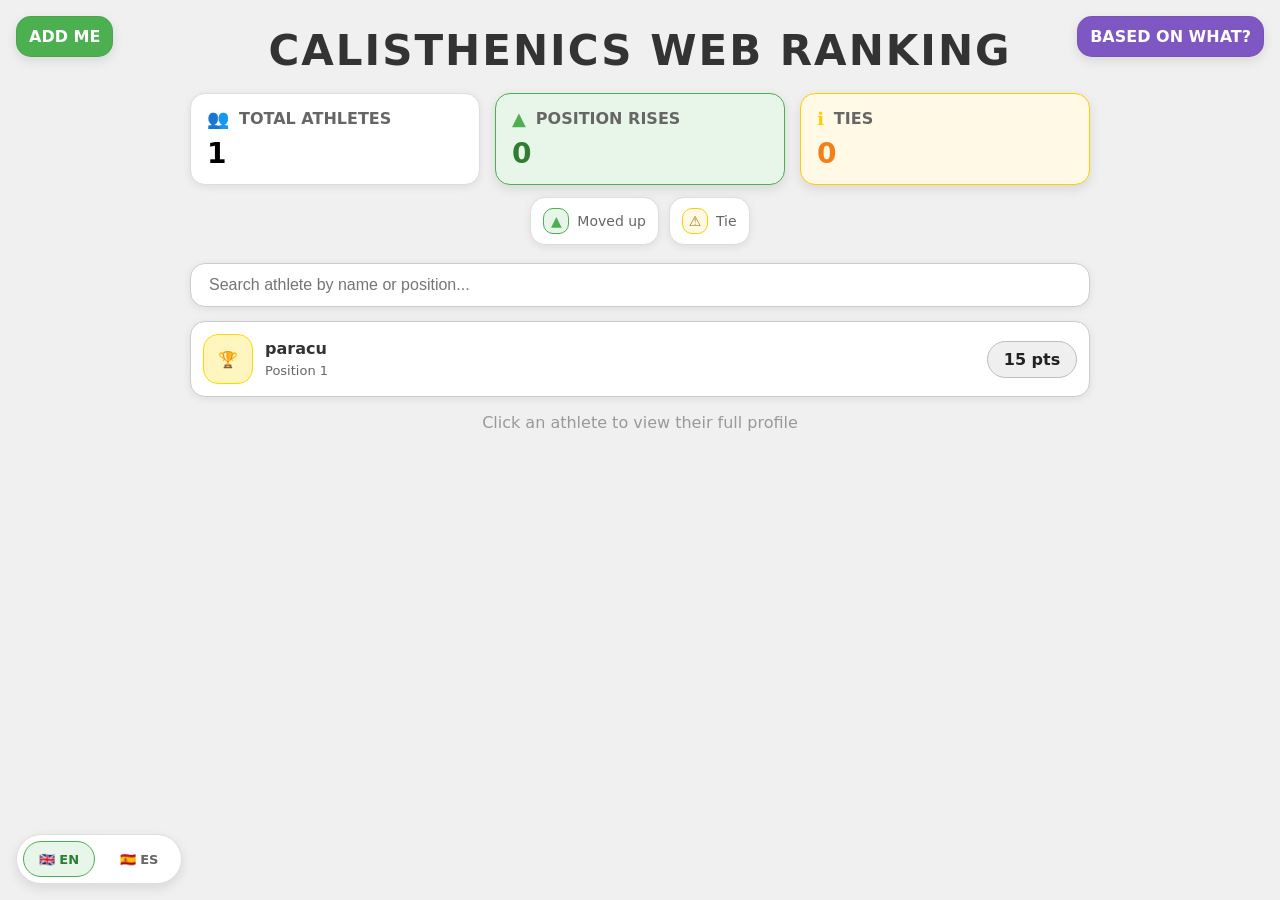
<file: index.html>
<!doctype html>
<html lang="en">
<head>
  <meta charset="utf-8" />
  <meta name="viewport" content="width=device-width, initial-scale=1" />
  <title>Calisthenics Ranked</title>
  <script>
    (function () {
      const lang = (navigator.language || "").toLowerCase();
      const target = lang.startsWith("es") ? "cc-es.html" : "cc.html";
      window.location.replace(target);
    })();
  </script>
  <noscript>
    <meta http-equiv="refresh" content="0; url=cc.html" />
  </noscript>
</head>
<body>
</body>
</html>
</file>
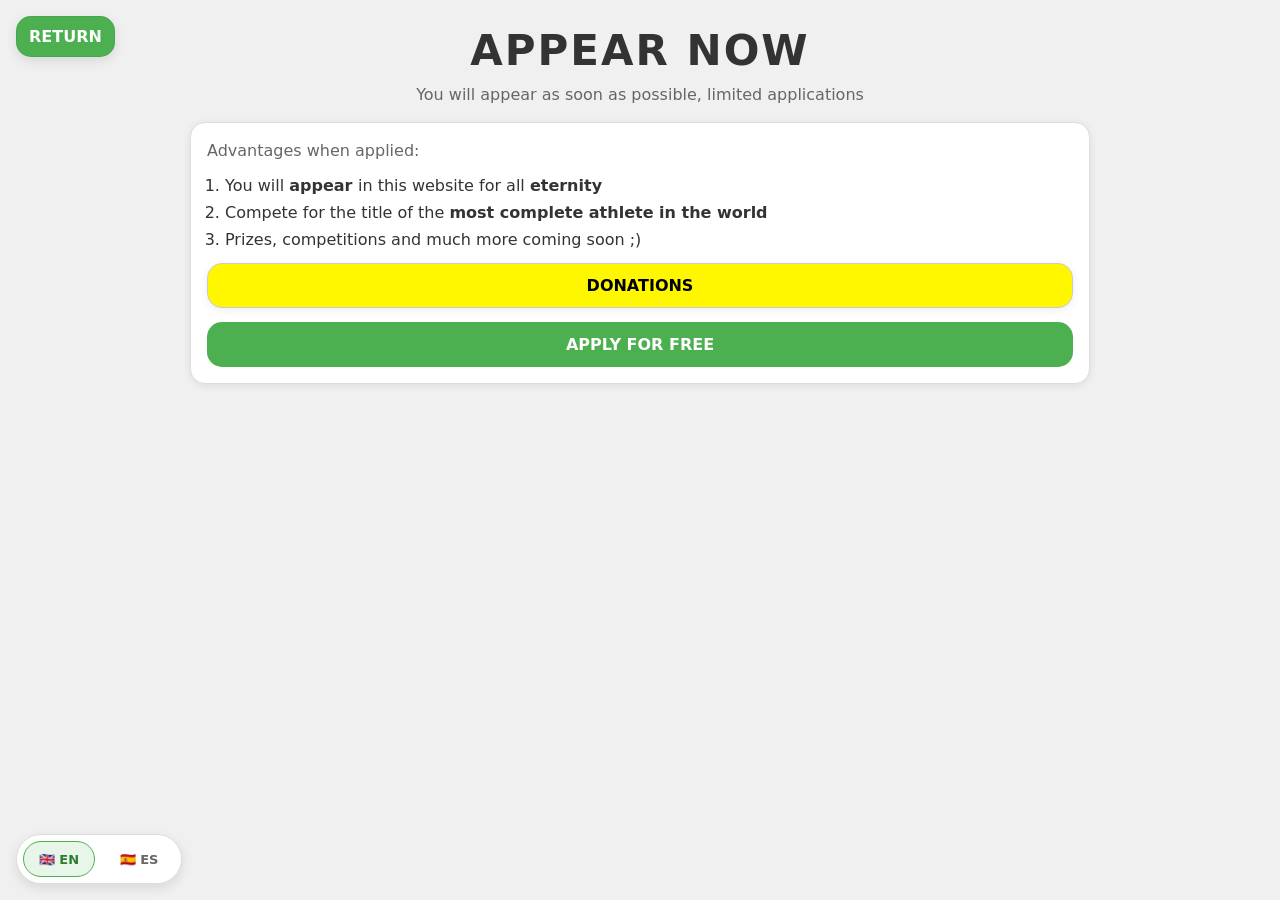
<file: addme/index.html>
<!doctype html>
<html lang="en">
<head>
  <meta charset="utf-8" />
  <meta name="viewport" content="width=device-width, initial-scale=1" />
  <title>ADD ME</title>

  <link rel="stylesheet" href="../styles.css" />
</head>
<body>
  <a class="corner-cta" href="../cc.html" aria-label="Back to ranking">
    RETURN
  </a>

  <main class="page">
    <section class="container" aria-label="Add me to the ranking">
      <header class="header">
        <h1 class="title">APPEAR NOW </h1>
        <p class="subtitle">You will appear as soon as possible, limited applications</p>
      </header>

      <section class="landing-card" aria-label="Instructions">
        <p class="landing-text">
          Advantages when applied:
        </p>

        <ol class="steps">
          <li>You will <strong>appear </strong>in this website for all <strong>eternity</strong></li>
          <li>Compete for the title of the <strong>most complete athlete in the world</strong></li>
          <li>Prizes, competitions and much more coming soon ;)</li>
        </ol>

        <div class="payments" aria-label="Payment methods">
          <a class="btn btn--pay" href="https://gofund.me/dcc108c78" aria-label="Pay with Bizum">DONATIONS</a>
        </div>

        <a
          class="btn btn--send"
          href="https://docs.google.com/forms/d/e/1FAIpQLSc12-QFG4FrVBTi9l0qr7Bo9mBdblmaSxAsAqnwkVw9YL_dgQ/viewform?usp=header"
        >
          APPLY FOR FREE
        </a>
      </section>

      <footer class="footer">
        
      </footer>
    </section>
  </main>

  <nav class="lang-switch" aria-label="Language switch">
    <a class="lang-switch__link lang-switch__link--active" href="index.html" lang="en" aria-current="page">🇬🇧 EN</a>
    <a class="lang-switch__link" href="index-es.html" lang="es">🇪🇸 ES</a>
  </nav>
</body>
</html>
</file>
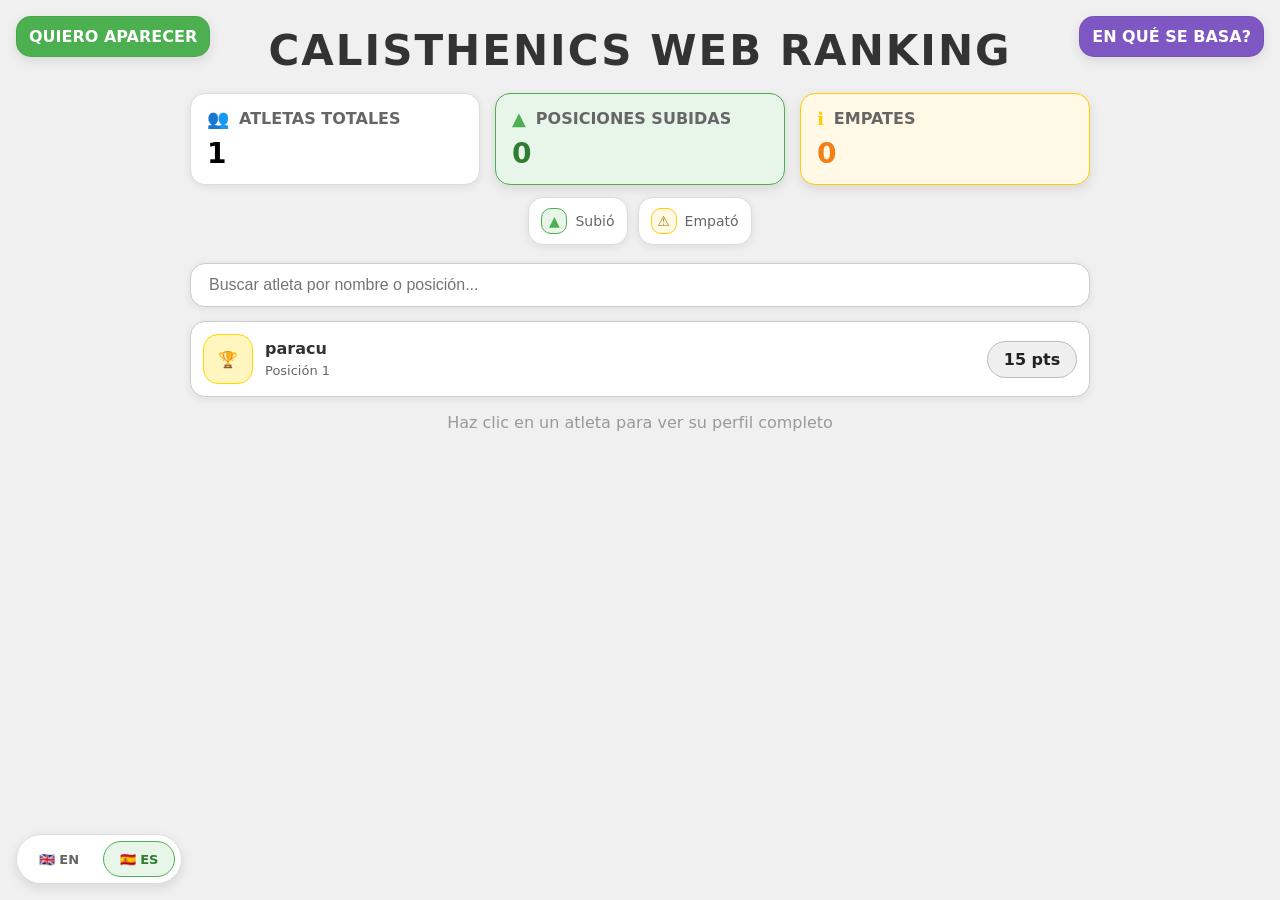
<file: es/index.html>
<!doctype html>
<html lang="es">
<head>
  <meta charset="utf-8" />
  <meta name="viewport" content="width=device-width, initial-scale=1" />
  <title>Calisthenics Ranked (ES)</title>
  <script>
    window.location.replace("../cc-es.html");
  </script>
  <noscript>
    <meta http-equiv="refresh" content="0; url=../cc-es.html" />
  </noscript>
</head>
<body>
</body>
</html>
</file>
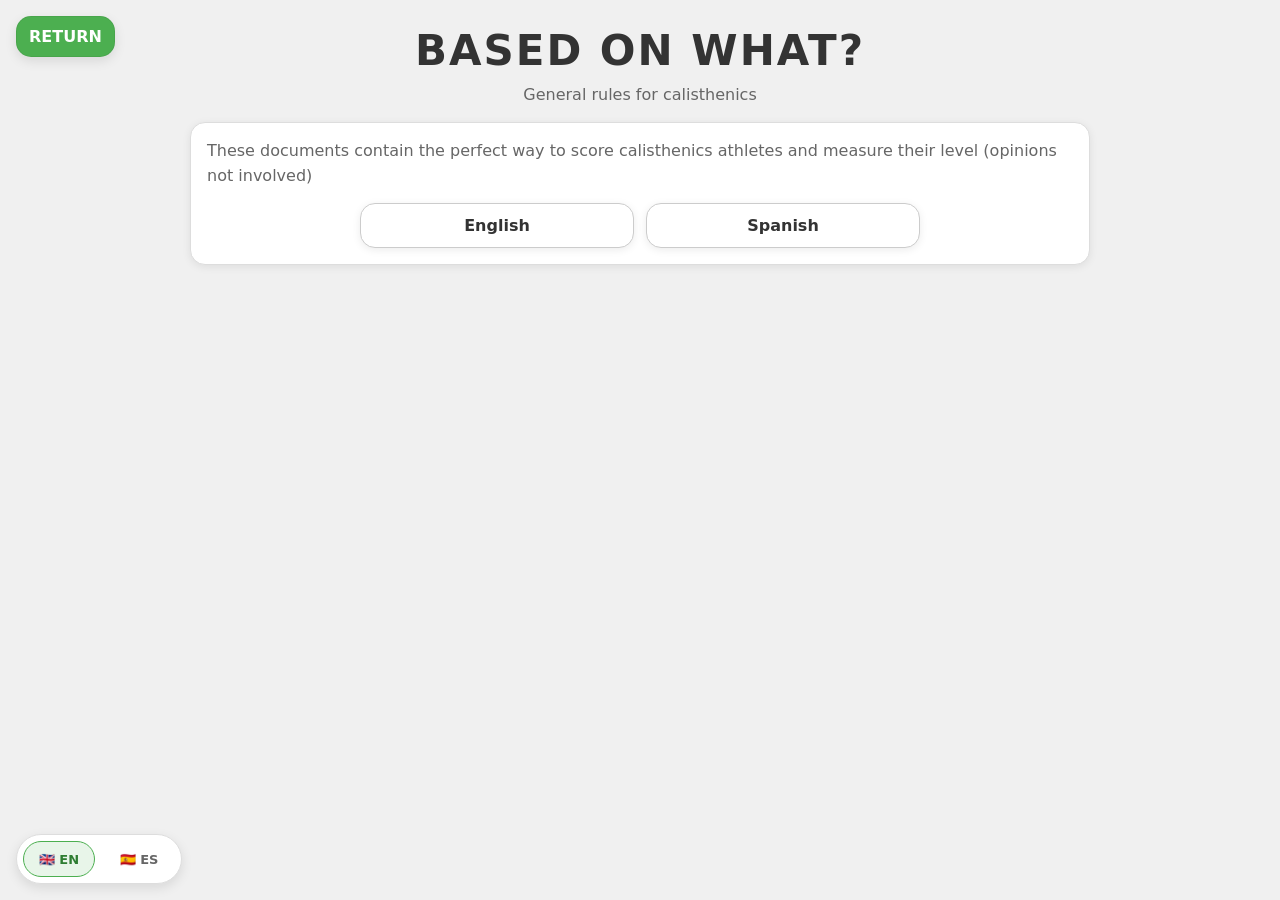
<file: regulations/index.html>
<!doctype html>
<html lang="en">
<head>
  <meta charset="utf-8" />
  <meta name="viewport" content="width=device-width, initial-scale=1" />
  <title>Regulations</title>

  <link rel="stylesheet" href="../styles.css" />
</head>
<body>
  <a class="corner-cta" href="../cc.html" aria-label="Back to ranking">RETURN</a>

  <main class="page">
    <section class="container" aria-label="Regulations">
      <header class="header">
        <h1 class="title">BASED ON WHAT?</h1>
        <p class="subtitle">General rules for calisthenics</p>
      </header>

      <section class="landing-card" aria-label="Explanation">
        <p class="landing-text">These documents contain the perfect way to score calisthenics athletes and measure their level (opinions not involved)</p>

        <div class="payments payments--docs" aria-label="Documents">
          <a class="btn btn--reg" href="https://docs.google.com/document/d/1ulM8mzWanaB4szMJo-u8r4vXQeGnmAFhQbMkypOY08U/edit?usp=sharing" target="_blank" rel="noopener noreferrer" aria-label="Regulations English">English</a>
          <a class="btn btn--reg" href="https://docs.google.com/document/d/1w-Zx_licUIhKUL4dwsx_72VTUECCIeczHAZx9c1nqBg/edit?usp=sharing" target="_blank" rel="noopener noreferrer" aria-label="Spanish regulations">Spanish</a>
        </div>
      </section>

      <footer class="footer">
        
      </footer>
    </section>
  </main>

  <nav class="lang-switch" aria-label="Language switch">
    <a class="lang-switch__link lang-switch__link--active" href="index.html" lang="en" aria-current="page">🇬🇧 EN</a>
    <a class="lang-switch__link" href="index-es.html" lang="es">🇪🇸 ES</a>
  </nav>
</body>
</html>
</file>
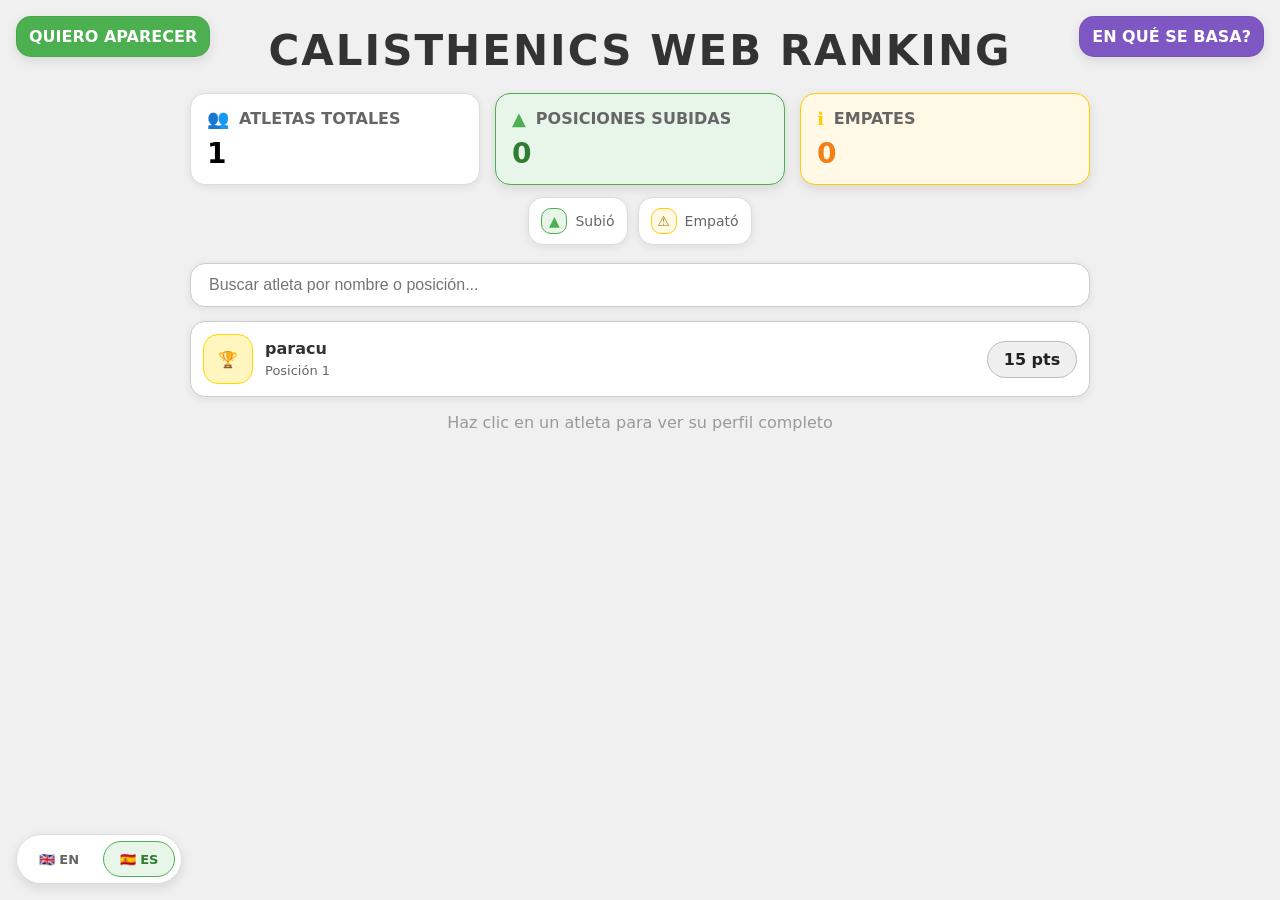
<file: cc-es.html>
<!doctype html>
<html lang="es">
<head>
  <meta charset="utf-8" />
  <meta name="viewport" content="width=device-width, initial-scale=1" />
  <title>CALISTHENICS</title>

  <link rel="stylesheet" href="styles.css" />
</head>
<body>
  <a class="corner-cta" href="addme/index-es.html" aria-label="Ir a añadirme">
    QUIERO APARECER
  </a>

  <a class="corner-cta corner-cta--right" href="regulations/index-es.html" aria-label="Ver reglamento">
    EN QUÉ SE BASA?
  </a>

  <main class="page">
    <section class="container" aria-label="Ranking de calistenia">
      <header class="header">
        <h1 class="title">CALISTHENICS WEB RANKING</h1>
        <p class="subtitle"></p>
      </header>

      <section class="stats" aria-label="Estadísticas">
        <article class="stat-card stat-card--neutral" aria-label="Total de atletas">
          <div class="stat-top">
            <span class="stat-icon" aria-hidden="true">👥</span>
            <span class="stat-label">ATLETAS TOTALES</span>
          </div>
          <div class="stat-value" id="statTotal">0</div>
        </article>

        <article class="stat-card stat-card--up" aria-label="Subidas de posición">
          <div class="stat-top">
            <span class="stat-icon stat-icon--up" aria-hidden="true">▲</span>
            <span class="stat-label">POSICIONES SUBIDAS</span>
          </div>
          <div class="stat-value stat-value--up" id="statUps">0</div>
        </article>

        <article class="stat-card stat-card--tie" aria-label="Número de empates">
          <div class="stat-top">
            <span class="stat-icon stat-icon--tie" aria-hidden="true">ℹ</span>
            <span class="stat-label">EMPATES</span>
          </div>
          <div class="stat-value stat-value--tie" id="statTies">0</div>
        </article>
      </section>

      <section class="legend" aria-label="Leyenda">
        <div class="legend-item"><span class="legend-badge legend-badge--up">▲</span> Subió</div>
        <div class="legend-item"><span class="legend-badge legend-badge--tie">⚠</span> Empató</div>
      </section>

      <section class="search" aria-label="Buscar">
        <input
          id="searchInput"
          class="search-input"
          type="text"
          inputmode="search"
          autocomplete="off"
          placeholder="Buscar atleta por nombre o posición..."
          aria-label="Buscar atleta por nombre o posición"
        />
      </section>

      <section class="list" aria-label="Lista de atletas">
        <div id="athletesList" class="athletes"></div>
      </section>

      <footer class="footer">
        Haz clic en un atleta para ver su perfil completo
      </footer>
    </section>
  </main>

  <div id="modalOverlay" class="modal-overlay" aria-hidden="true">
    <div class="modal" role="dialog" aria-modal="true" aria-label="Perfil del atleta">
      <header class="modal-header">
        <div id="modalTitle" class="modal-title">#1 - Atleta</div>
        <button id="modalClose" class="modal-close" type="button" aria-label="Cerrar">⏎</button>
      </header>

      <div class="modal-body">
        <div class="modal-hero">
          <img id="modalPhoto" class="modal-photo" alt="Foto del atleta" />
          <div class="modal-points">
            <div class="modal-points-label">PUNTOS</div>
            <div id="modalPoints" class="modal-points-value">0</div>
            <div class="modal-duration">
              <span class="modal-duration-label">DURACIÓN DEL VIDEO</span>
              <span id="modalDuration" class="modal-duration-value">—</span>
            </div>
          </div>
        </div>

        <div class="modal-actions">
          <a id="modalVideo" class="btn btn--video" href="#" target="_blank" rel="noopener noreferrer">
            VER VIDEO
          </a>
        </div>

        <div class="modal-actions modal-actions--secondary">
          <a id="modalAthleteInfo" class="btn btn--athlete-info" href="#" target="_blank" rel="noopener noreferrer">
            INFORMACIÓN DEL ATLETA
          </a>
        </div>
      </div>
    </div>
  </div>

  <nav class="lang-switch" aria-label="Cambiar idioma">
    <a class="lang-switch__link" href="cc.html" lang="en">🇬🇧 EN</a>
    <a class="lang-switch__link lang-switch__link--active" href="cc-es.html" lang="es" aria-current="page">🇪🇸 ES</a>
  </nav>

  <script src="script.js"></script>
</body>
</html>
</file>
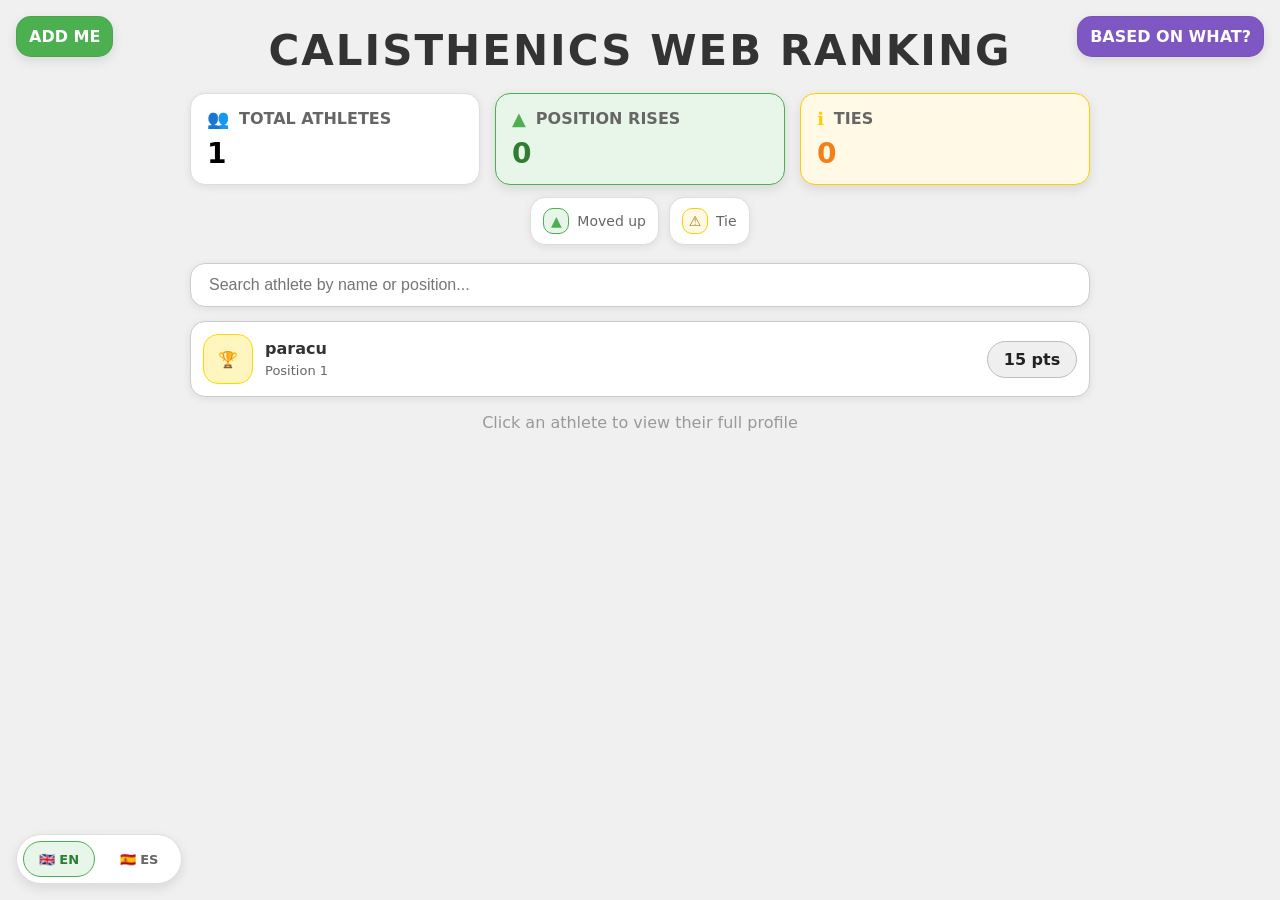
<file: cc.html>
<!doctype html>
<html lang="en">
<head>
  <meta charset="utf-8" />
  <meta name="viewport" content="width=device-width, initial-scale=1" />
  <title>CALISTHENICS</title>

  <link rel="stylesheet" href="styles.css" />
</head>
<body>
  <a class="corner-cta" href="addme/index.html" aria-label="Go to addme">
    ADD ME
  </a>

  <a class="corner-cta corner-cta--right" href="regulations/index.html" aria-label="View regulations">
    BASED ON WHAT?
  </a>

  <main class="page">
    <section class="container" aria-label="Calisthenics ranking">
      <header class="header">
        <h1 class="title">CALISTHENICS WEB RANKING</h1>
        <p class="subtitle"></p>
      </header>

      <section class="stats" aria-label="Statistics">
        <article class="stat-card stat-card--neutral" aria-label="Total athletes">
          <div class="stat-top">
            <span class="stat-icon" aria-hidden="true">👥</span>
            <span class="stat-label">TOTAL ATHLETES</span>
          </div>
          <div class="stat-value" id="statTotal">0</div>
        </article>

        <article class="stat-card stat-card--up" aria-label="Number of rises">
          <div class="stat-top">
            <span class="stat-icon stat-icon--up" aria-hidden="true">▲</span>
            <span class="stat-label">POSITION RISES</span>
          </div>
          <div class="stat-value stat-value--up" id="statUps">0</div>
        </article>

        <article class="stat-card stat-card--tie" aria-label="Number of ties">
          <div class="stat-top">
            <span class="stat-icon stat-icon--tie" aria-hidden="true">ℹ</span>
            <span class="stat-label">TIES</span>
          </div>
          <div class="stat-value stat-value--tie" id="statTies">0</div>
        </article>
      </section>

      <section class="legend" aria-label="Legend">
        <div class="legend-item"><span class="legend-badge legend-badge--up">▲</span> Moved up</div>
        <div class="legend-item"><span class="legend-badge legend-badge--tie">⚠</span> Tie</div>
      </section>

      <section class="search" aria-label="Search">
        <input
          id="searchInput"
          class="search-input"
          type="text"
          inputmode="search"
          autocomplete="off"
          placeholder="Search athlete by name or position..."
          aria-label="Search athlete by name or position"
        />
      </section>

      <section class="list" aria-label="Lista de atletas">
        <div id="athletesList" class="athletes"></div>
      </section>

      <footer class="footer">
        Click an athlete to view their full profile
      </footer>
    </section>
  </main>

  <div id="modalOverlay" class="modal-overlay" aria-hidden="true">
    <div class="modal" role="dialog" aria-modal="true" aria-label="Athlete profile">
      <header class="modal-header">
        <div id="modalTitle" class="modal-title">#1 - Athlete</div>
        <button id="modalClose" class="modal-close" type="button" aria-label="Close">⏎</button>
      </header>

      <div class="modal-body">
        <div class="modal-hero">
          <img id="modalPhoto" class="modal-photo" alt="Athlete photo" />
          <div class="modal-points">
            <div class="modal-points-label">POINTS</div>
            <div id="modalPoints" class="modal-points-value">0</div>
            <div class="modal-duration">
              <span class="modal-duration-label">VIDEO DURATION</span>
              <span id="modalDuration" class="modal-duration-value">—</span>
            </div>
          </div>
        </div>

        <div class="modal-actions">
          <a id="modalVideo" class="btn btn--video" href="#" target="_blank" rel="noopener noreferrer">
            WATCH VIDEO
          </a>
        </div>

        <div class="modal-actions modal-actions--secondary">
          <a id="modalAthleteInfo" class="btn btn--athlete-info" href="#" target="_blank" rel="noopener noreferrer">
            ATHLETE INFO
          </a>
        </div>
      </div>
    </div>
  </div>

  <nav class="lang-switch" aria-label="Language switch">
    <a class="lang-switch__link lang-switch__link--active" href="cc.html" lang="en" aria-current="page">🇬🇧 EN</a>
    <a class="lang-switch__link" href="cc-es.html" lang="es">🇪🇸 ES</a>
  </nav>

  <script src="script.js"></script>
</body>
</html>
</file>
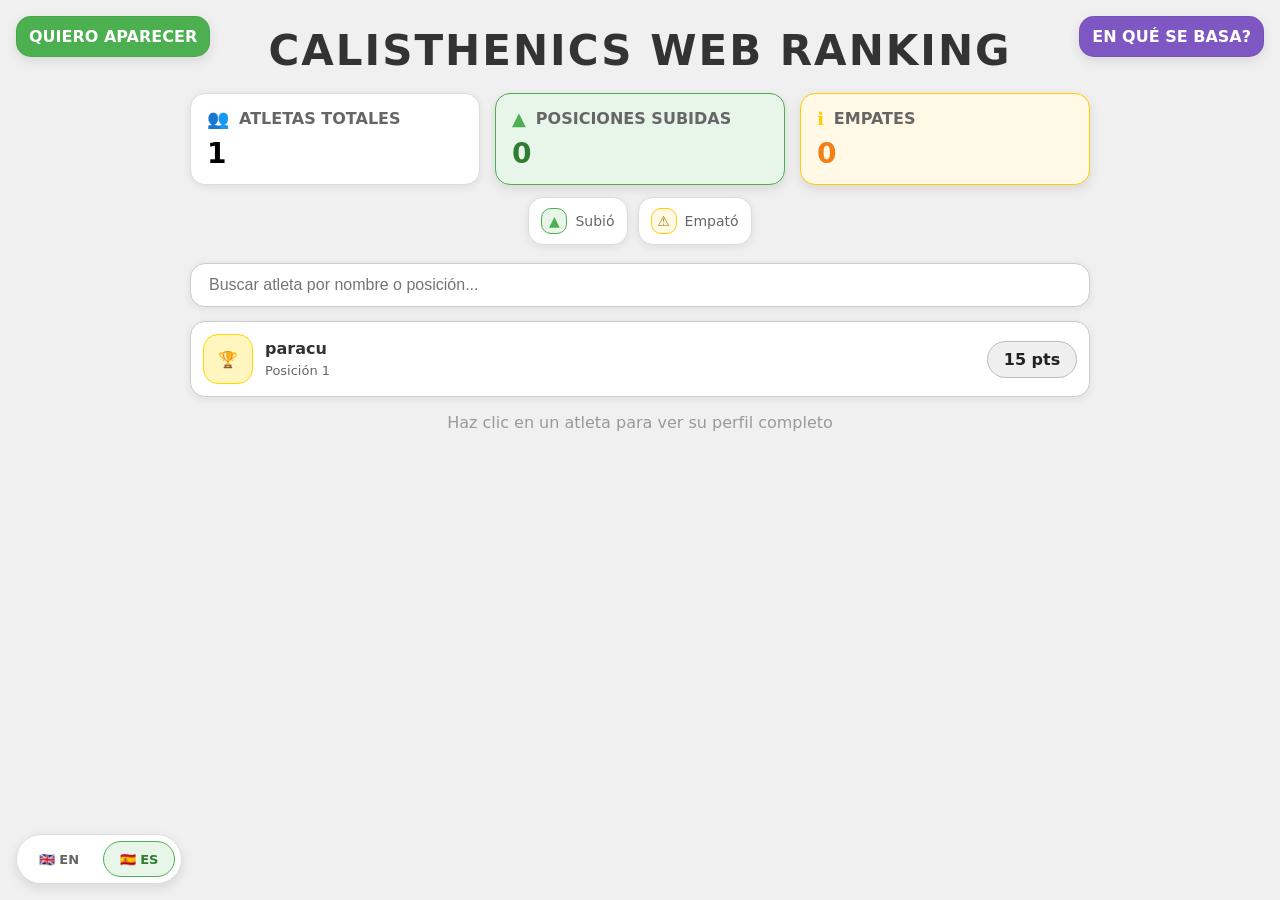
<file: ccespañol.html>
<!doctype html>
<html lang="es">
<head>
  <meta charset="utf-8" />
  <meta name="viewport" content="width=device-width, initial-scale=1" />
  <title>Redirigiendo...</title>
  <script>
    window.location.replace("cc-es.html");
  </script>
  <noscript>
    <meta http-equiv="refresh" content="0; url=cc-es.html" />
  </noscript>
</head>
<body>
</body>
</html>
</file>
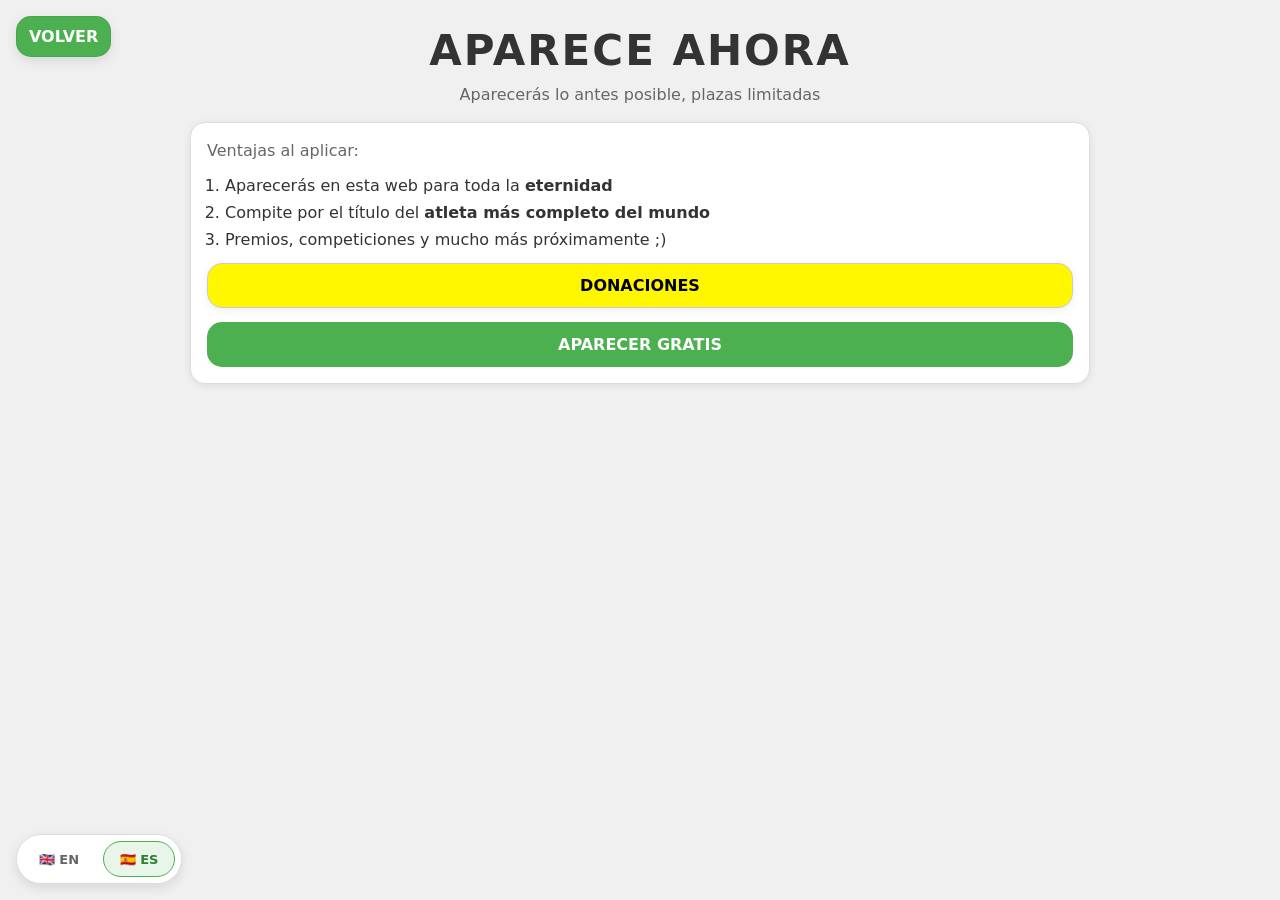
<file: addme/index-es.html>
<!doctype html>
<html lang="es">
<head>
  <meta charset="utf-8" />
  <meta name="viewport" content="width=device-width, initial-scale=1" />
  <title>AÑÁDEME</title>

  <link rel="stylesheet" href="../styles.css" />
</head>
<body>
  <a class="corner-cta" href="../cc-es.html" aria-label="Volver al ranking">
    VOLVER
  </a>

  <main class="page">
    <section class="container" aria-label="Añadirme al ranking">
      <header class="header">
        <h1 class="title">APARECE AHORA</h1>
        <p class="subtitle">Aparecerás lo antes posible, plazas limitadas</p>
      </header>

      <section class="landing-card" aria-label="Instrucciones">
        <p class="landing-text">
          Ventajas al aplicar:
        </p>

        <ol class="steps">
          <li>Aparecerás en esta web para toda la <strong>eternidad</strong></li>
          <li>Compite por el título del <strong>atleta más completo del mundo</strong></li>
          <li>Premios, competiciones y mucho más próximamente ;)</li>
        </ol>

        <div class="payments" aria-label="Métodos de pago">
          <a class="btn btn--pay" href="https://gofund.me/dcc108c78" aria-label="Donaciones">DONACIONES</a>
        </div>

        <a
          class="btn btn--send"
          href="https://docs.google.com/forms/d/e/1FAIpQLSc12-QFG4FrVBTi9l0qr7Bo9mBdblmaSxAsAqnwkVw9YL_dgQ/viewform?usp=header"
        >
          APARECER GRATIS
        </a>
      </section>

      <footer class="footer">
        
      </footer>
    </section>
  </main>

  <nav class="lang-switch" aria-label="Cambiar idioma">
    <a class="lang-switch__link" href="index.html" lang="en">🇬🇧 EN</a>
    <a class="lang-switch__link lang-switch__link--active" href="index-es.html" lang="es" aria-current="page">🇪🇸 ES</a>
  </nav>
</body>
</html>
</file>
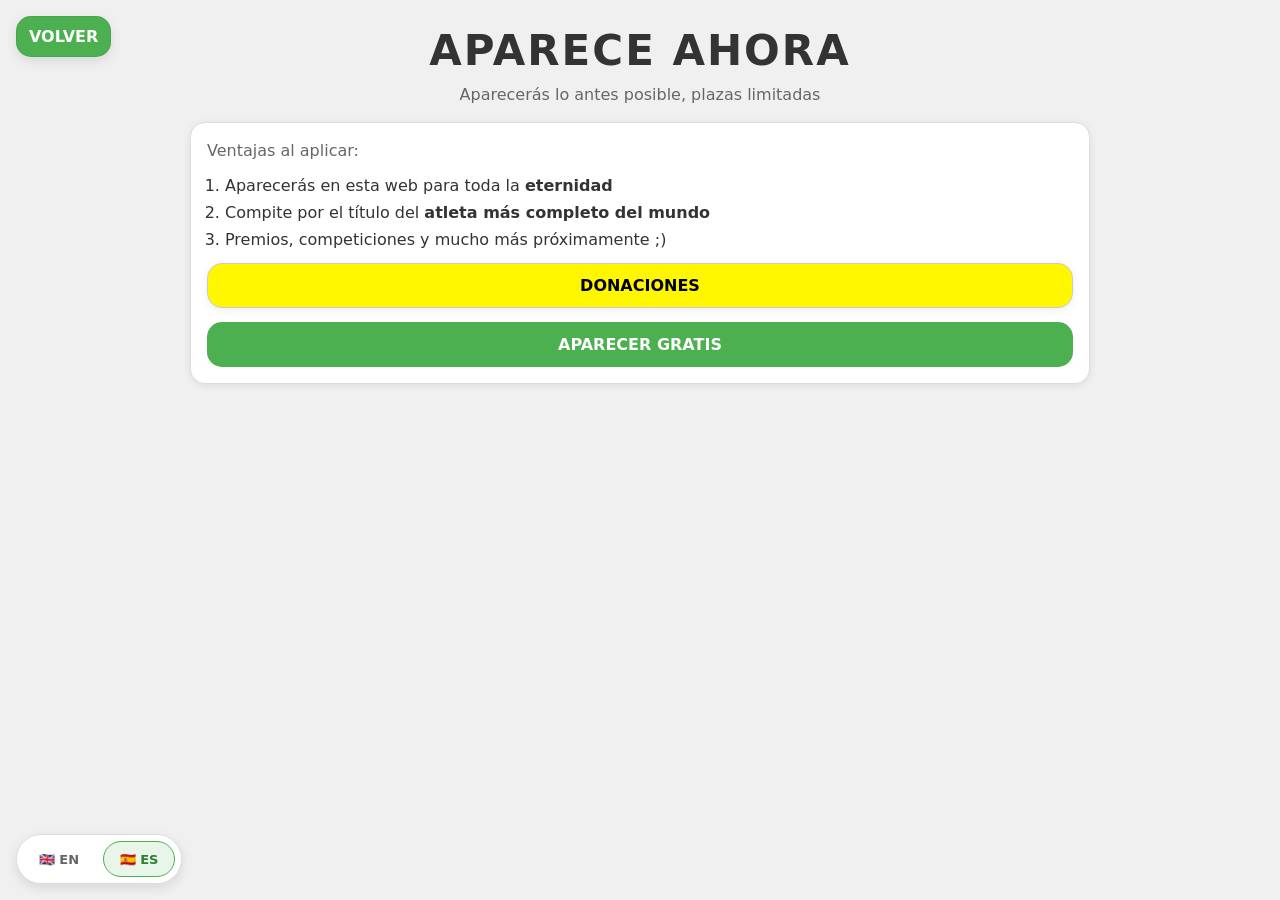
<file: addme/indexespañol.html>
<!doctype html>
<html lang="es">
<head>
  <meta charset="utf-8" />
  <meta name="viewport" content="width=device-width, initial-scale=1" />
  <title>Redirigiendo...</title>
  <script>
    window.location.replace("index-es.html");
  </script>
  <noscript>
    <meta http-equiv="refresh" content="0; url=index-es.html" />
  </noscript>
</head>
<body>
</body>
</html>
</file>
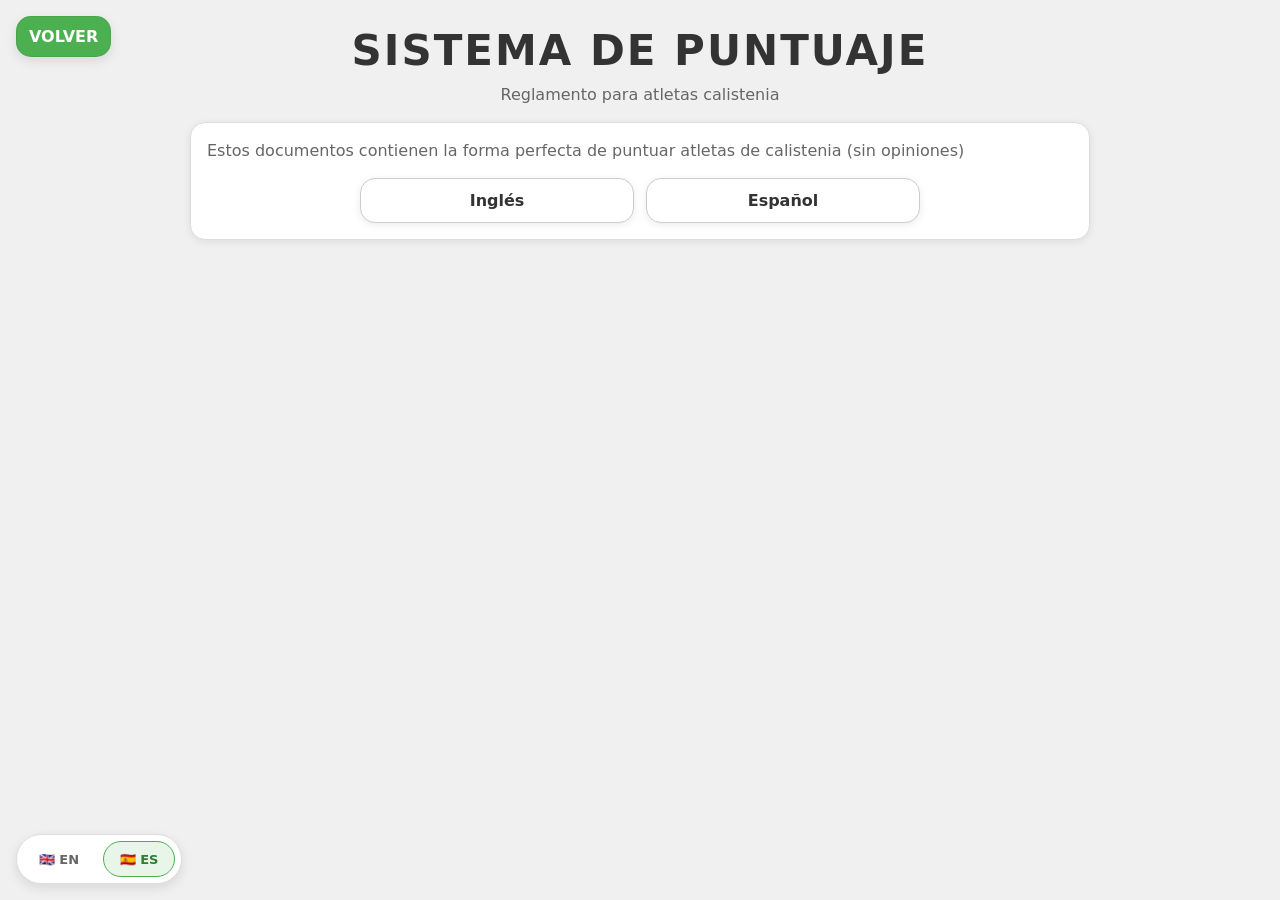
<file: regulations/index-es.html>
<!doctype html>
<html lang="es">
<head>
  <meta charset="utf-8" />
  <meta name="viewport" content="width=device-width, initial-scale=1" />
  <title>Reglamento</title>

  <link rel="stylesheet" href="../styles.css" />
</head>
<body>
  <a class="corner-cta" href="../cc-es.html" aria-label="Volver al ranking">VOLVER</a>

  <main class="page">
    <section class="container" aria-label="Reglamento">
      <header class="header">
        <h1 class="title">SISTEMA DE PUNTUAJE</h1>
        <p class="subtitle">Reglamento para atletas calistenia</p>
      </header>

      <section class="landing-card" aria-label="Explicación">
        <p class="landing-text">Estos documentos contienen la forma perfecta de puntuar atletas de calistenia (sin opiniones)</p>

        <div class="payments payments--docs" aria-label="Documentos">
          <a class="btn btn--reg" href="https://docs.google.com/document/d/1ulM8mzWanaB4szMJo-u8r4vXQeGnmAFhQbMkypOY08U/edit?usp=sharing" target="_blank" rel="noopener noreferrer" aria-label="Reglamento en inglés">Inglés</a>
          <a class="btn btn--reg" href="https://docs.google.com/document/d/1w-Zx_licUIhKUL4dwsx_72VTUECCIeczHAZx9c1nqBg/edit?usp=sharing" target="_blank" rel="noopener noreferrer" aria-label="Reglamento en español">Español</a>
        </div>
      </section>

      <footer class="footer">
        
      </footer>
    </section>
  </main>

  <nav class="lang-switch" aria-label="Cambiar idioma">
    <a class="lang-switch__link" href="index.html" lang="en">🇬🇧 EN</a>
    <a class="lang-switch__link lang-switch__link--active" href="index-es.html" lang="es" aria-current="page">🇪🇸 ES</a>
  </nav>
</body>
</html>
</file>
<file: styles.css>
/*
  ESTILOS GENERALES
  - Diseño limpio y moderno
  - Paleta y espaciados según especificación
*/

:root {
  color-scheme: light;

  --bg: #f0f0f0;
  --card: #ffffff;
  --border: #ccc;
  --border-soft: #ddd;

  --text: #333;
  --text-2: #666;
  --text-3: #999;

  --up: #4CAF50;
  --up-bg: #e8f5e9;
  --up-dark: #2e7d32;

  --tie: #FFCC00;
  --tie-bg: #fff9e6;
  --tie-dark: #f57f17;

  --gold: #FFD700;
  --silver: #C0C0C0;
  --bronze: #CD7F32;

  --danger: #ff4444;
  --danger-hover: #cc0000;

  --ig: #E1306C;
  --yt: #FF0000;
  --tt: #000000;

  --accent-tie-text: #a47f00;
  --stat-value-neutral: #000;
  --rank-badge-fg: #111;
  --rank-badge-bg: #fff;
  --points-badge-bg: #f7f7f7;
  --points-badge-normal-bg: #efefef;
  --points-badge-normal-text: #222;
  --points-badge-normal-border: #bdbdbd;
  --modal-header-bg: #f5f5f5;
  --photo-bg: #fafafa;
  --pay-bg: #ffffff;
  --pay-hover-bg: #f8f8f8;
  --corner-cta-border: rgba(0,0,0,0.06);

  --radius: 15px;
  --shadow: 0 2px 8px rgba(0,0,0,0.08);
  --shadow-strong: 0 4px 12px rgba(0,0,0,0.10);
}

@media (prefers-color-scheme: dark) {
  :root {
    color-scheme: dark;

    --bg: #0f1115;
    --card: #1a1d24;
    --border: #343946;
    --border-soft: #2c313d;

    --text: #e8ecf3;
    --text-2: #b6bcc9;
    --text-3: #8a90a1;

    --up-bg: #16241b;
    --up-dark: #8ed995;
    --tie-bg: #2a2516;
    --tie-dark: #ffd466;

    --accent-tie-text: #f0c556;
    --stat-value-neutral: #f4f7ff;
    --rank-badge-fg: #e8ecf3;
    --rank-badge-bg: #20242d;
    --points-badge-bg: #232833;
    --points-badge-normal-bg: #1f242e;
    --points-badge-normal-text: #d7dce8;
    --points-badge-normal-border: #3a4050;
    --modal-header-bg: #202530;
    --photo-bg: #151921;
    --pay-bg: #242a35;
    --pay-hover-bg: #2a3140;
    --corner-cta-border: rgba(255,255,255,0.12);

    --shadow: 0 2px 10px rgba(0,0,0,0.35);
    --shadow-strong: 0 6px 18px rgba(0,0,0,0.45);
  }
}

* { box-sizing: border-box; }

body {
  margin: 0;
  font-family: system-ui, -apple-system, Segoe UI, Roboto, Arial, sans-serif;
  background: var(--bg);
  color: var(--text);
  min-height: 100svh;
}

.page {
  padding: 20px;
}

.container {
  max-width: 900px;
  margin: 0 auto;
}

/* CABECERA */
.header {
  text-align: center;
  margin: 6px 0 18px;
}

.title {
  margin: 0;
  font-size: 42px;
  font-weight: 800;
  text-transform: uppercase;
  letter-spacing: 2px; /* tracking 2px */
}

.subtitle {
  margin: 10px 0 0;
  color: var(--text-2);
}

/* TARJETAS DE ESTADÍSTICAS */
.stats {
  display: grid;
  grid-template-columns: repeat(3, 1fr);
  gap: 15px;
  margin: 18px 0 12px;
}

.stat-card {
  background: var(--card);
  border: 1px solid var(--border-soft);
  border-radius: var(--radius);
  box-shadow: var(--shadow);
  padding: 14px 16px;
}

.stat-card--up {
  background: var(--up-bg);
  border-color: var(--up);
  box-shadow: var(--shadow-strong);
}

.stat-card--tie {
  background: var(--tie-bg);
  border-color: var(--tie);
  box-shadow: var(--shadow-strong);
}

.stat-top {
  display: flex;
  align-items: center;
  gap: 10px;
  margin-bottom: 8px;
}

.stat-icon {
  font-size: 18px;
  color: var(--text-2);
}

.stat-icon--up { color: var(--up); }
.stat-icon--tie { color: var(--tie); }

.stat-label {
  color: var(--text-2);
  font-weight: 600;
}

.stat-value {
  font-size: 28px;
  font-weight: 800;
  color: var(--stat-value-neutral);
}

.stat-value--up { color: var(--up-dark); }
.stat-value--tie { color: var(--tie-dark); }

/* LEYENDA */
.legend {
  display: flex;
  gap: 10px;
  flex-wrap: wrap;
  justify-content: center;
  margin: 10px 0 18px;
}

.legend-item {
  background: var(--card);
  border: 1px solid var(--border-soft);
  border-radius: var(--radius);
  box-shadow: var(--shadow);
  padding: 10px 12px;
  color: var(--text-2);
  font-size: 14px;
  display: inline-flex;
  align-items: center;
  gap: 8px;
}

.legend-badge {
  width: 26px;
  height: 26px;
  border-radius: 10px;
  display: grid;
  place-items: center;
  font-weight: 900;
}

.legend-badge--up {
  background: var(--up-bg);
  border: 1px solid var(--up);
  color: var(--up);
}

.legend-badge--tie {
  background: var(--tie-bg);
  border: 1px solid var(--tie);
  color: var(--accent-tie-text);
}

/* BUSCADOR */
.search {
  margin: 8px 0 14px;
}

.search-input {
  width: 100%;
  padding: 12px 18px;
  border-radius: var(--radius);
  border: 1px solid var(--border);
  outline: none;
  background: var(--card);
  box-shadow: var(--shadow);
  font-size: 16px;
}

.search-input:focus {
  border-color: var(--up);
  box-shadow: 0 0 0 4px rgba(76,175,80,0.18);
}

/* LISTA DE ATLETAS */
.athletes {
  display: grid;
  gap: 12px;
}

.athlete-card {
  background: var(--card);
  border: 1px solid var(--border);
  border-radius: var(--radius);
  box-shadow: var(--shadow);
  padding: 12px 12px;
  display: grid;
  grid-template-columns: 50px 1fr auto;
  gap: 12px;
  align-items: center;
  cursor: pointer;
  transition: transform 0.2s ease, box-shadow 0.2s ease, background-color 0.2s ease, border-color 0.2s ease;
}

/* Hover sutil solo en punteros finos (evita efectos raros en móvil táctil) */
@media (hover: hover) and (pointer: fine) {
  .athlete-card:hover {
    transform: translateY(-2px);
    box-shadow: var(--shadow-strong);
  }
}

/* Estados de tarjeta (sube / empate) */
.athlete-card--up {
  background: var(--up-bg);
  border-color: var(--up);
  box-shadow: var(--shadow-strong);
}

.athlete-card--tie {
  background: var(--tie-bg);
  border-color: var(--tie);
  box-shadow: var(--shadow-strong);
}

/* Badge izquierdo: top3 o #posición */
.rank-badge {
  width: 50px;
  height: 50px;
  border-radius: var(--radius);
  display: grid;
  place-items: center;
  font-weight: 900;
  color: var(--rank-badge-fg);
  border: 1px solid var(--border-soft);
  background: var(--rank-badge-bg);
}

.rank-badge--gold { background: rgba(255,215,0,0.25); border-color: var(--gold); }
.rank-badge--silver { background: rgba(192,192,192,0.25); border-color: var(--silver); }
.rank-badge--bronze { background: rgba(205,127,50,0.25); border-color: var(--bronze); }

.rank-badge--normal {
  background: var(--rank-badge-bg);
  color: var(--text-2);
  border-color: var(--border);
}

.athlete-main {
  min-width: 0;
}

.athlete-name {
  font-weight: 800;
  margin: 0;
  line-height: 1.15;
}

.athlete-meta {
  margin: 4px 0 0;
  color: var(--text-2);
  font-size: 13px;
}

.athlete-right {
  display: flex;
  align-items: center;
  gap: 10px;
}

.state-icons {
  display: inline-flex;
  gap: 6px;
  font-weight: 900;
}

.state-icon--up { color: var(--up); }
.state-icon--tie { color: var(--accent-tie-text); }

.points-badge {
  padding: 8px 10px;
  border-radius: 999px;
  font-weight: 900;
  border: 1px solid var(--border);
  color: var(--text-2);
  background: var(--points-badge-bg);
  min-width: 90px;
  text-align: center;
}

.points-badge--up {
  background: var(--up);
  color: #fff;
  border-color: var(--up);
}

.points-badge--tie {
  background: var(--tie);
  color: #1f1a00;
  border-color: var(--tie);
}

.points-badge--normal {
  background: var(--points-badge-normal-bg);
  color: var(--points-badge-normal-text);
  border-color: var(--points-badge-normal-border);
}

/* PIE */
.footer {
  text-align: center;
  color: var(--text-3);
  margin: 16px 0 0;
}

/* MODAL */
.modal-overlay {
  position: fixed;
  inset: 0;
  z-index: 60;
  background: rgba(0,0,0,0.5);
  display: none; /* se activa por JS */
  align-items: center;
  justify-content: center;
  padding: 20px;
}

.modal-overlay.is-open {
  display: flex;
}

.modal {
  width: min(680px, 100%);
  border-radius: var(--radius);
  background: var(--card);
  border: 1px solid var(--border-soft);
  box-shadow: var(--shadow-strong);
  overflow: hidden;

  /* Animación: scale 0.9 -> 1 y fade */
  transform: scale(0.9);
  opacity: 0;
  transition: transform 0.2s ease, opacity 0.2s ease;
}

.modal-overlay.is-open .modal {
  transform: scale(1);
  opacity: 1;
}

.modal-header {
  background: var(--modal-header-bg);
  padding: 12px 14px;
  display: flex;
  align-items: center;
  justify-content: space-between;
  gap: 10px;
}

.modal-title {
  font-weight: 900;
  color: var(--text);
  white-space: nowrap;
  overflow: hidden;
  text-overflow: ellipsis;
}

.modal-close {
  border: none;
  background: var(--danger);
  color: #fff;
  font-weight: 900;
  width: 38px;
  height: 34px;
  border-radius: var(--radius);
  cursor: pointer;
  transition: background-color 0.2s ease;
}

.modal-close:hover {
  background: var(--danger-hover);
}

.modal-body {
  padding: 16px;
}

.modal-hero {
  display: grid;
  grid-template-columns: 150px 1fr;
  gap: 14px;
  align-items: center;
}

.modal-photo {
  width: 150px;
  height: 150px;
  border-radius: var(--radius);
  border: 1px solid var(--border);
  background: var(--photo-bg);
  object-fit: cover;
}

.modal-points {
  border: 1px solid var(--border-soft);
  border-radius: var(--radius);
  padding: 12px;
  box-shadow: var(--shadow);
}

.modal-points-label {
  color: var(--text-2);
  font-weight: 700;
}

.modal-points-value {
  margin-top: 6px;
  font-size: 34px;
  font-weight: 900;
}

.modal-duration {
  margin-top: 10px;
  padding-top: 10px;
  border-top: 1px solid var(--border-soft);
  display: flex;
  align-items: baseline;
  justify-content: space-between;
  gap: 10px;
}

.modal-duration-label {
  color: var(--text-2);
  font-weight: 800;
  letter-spacing: 0.5px;
  font-size: 12px;
}

.modal-duration-value {
  font-weight: 900;
  color: var(--text);
}

.modal-actions {
  margin-top: 14px;
}

.modal-actions--secondary {
  margin-top: 10px;
}

.btn {
  display: inline-flex;
  align-items: center;
  justify-content: center;
  width: 100%;
  padding: 12px 14px;
  border-radius: var(--radius);
  text-decoration: none;
  font-weight: 900;
  border: 1px solid transparent;
  transition: filter 0.2s ease, background-color 0.2s ease;
}

.btn--video {
  background: var(--danger);
  color: #fff;
}

.btn--video:hover {
  background: var(--danger-hover);
}

.btn--athlete-info {
  background: #000;
  color: #fff;
}

.btn--athlete-info:hover {
  background: #111;
}

.socials {
  --social-cols: 3;
  margin-top: 12px;
  display: grid;
  gap: 10px;
  grid-template-columns: repeat(var(--social-cols), minmax(0, 1fr));
}

.socials[data-count="1"] { --social-cols: 1; }
.socials[data-count="2"] { --social-cols: 2; }
.socials[data-count="3"] { --social-cols: 3; }

.btn--instagram { background: var(--ig); color: #fff; }
.btn--youtube { background: var(--yt); color: #fff; }
.btn--tiktok { background: var(--tt); color: #fff; }

.btn:hover { filter: brightness(0.95); }

/*
  BOTÓN ESQUINA (arriba izquierda)
*/
.corner-cta {
  position: fixed;
  top: 16px;
  left: 16px;
  z-index: 20;

  background: var(--up);
  color: #fff;
  text-decoration: none;
  font-weight: 900;

  padding: 10px 12px;
  border-radius: var(--radius);
  box-shadow: var(--shadow-strong);
  border: 1px solid var(--corner-cta-border);

  transition: filter 0.2s ease, transform 0.2s ease;
}

.corner-cta:hover {
  filter: brightness(0.95);
  transform: translateY(-1px);
}

/* Variante a la derecha + color morado */
.corner-cta--right {
  left: auto;
  right: 16px;
  background: #7E57C2; /* morado */
}

.corner-cta--right:hover {
  background: #6A48B3;
}

/*
  SWICH IDIOMA (abajo izquierda)
*/
.lang-switch {
  position: fixed;
  left: 16px;
  bottom: 16px;
  z-index: 20;
  display: inline-flex;
  gap: 8px;
  padding: 6px;
  border-radius: 999px;
  border: 1px solid var(--border-soft);
  background: var(--card);
  box-shadow: var(--shadow-strong);
}

.lang-switch__link {
  min-width: 72px;
  height: 36px;
  padding: 0 10px;
  border-radius: 999px;
  border: 1px solid transparent;
  display: inline-flex;
  align-items: center;
  justify-content: center;
  gap: 6px;
  color: var(--text-2);
  text-decoration: none;
  font-size: 13px;
  font-weight: 900;
  line-height: 1;
  transition: background-color 0.2s ease, color 0.2s ease, border-color 0.2s ease;
}

.lang-switch__link:hover {
  background: rgba(127,127,127,0.14);
  color: var(--text);
}

.lang-switch__link--active {
  background: var(--up-bg);
  color: var(--up-dark);
  border-color: var(--up);
}

/*
  LANDING: /iwanttoappear
*/
.landing-card {
  background: var(--card);
  border: 1px solid var(--border-soft);
  border-radius: var(--radius);
  box-shadow: var(--shadow);
  padding: 16px;
}

.landing-text {
  color: var(--text-2);
  line-height: 1.55;
  margin: 0;
}

.steps {
  margin: 12px 0 0;
  padding-left: 18px;
  color: var(--text);
}

.steps li {
  margin: 8px 0;
}

.payments {
  margin-top: 14px;
  display: grid;
  gap: 12px;
}

.btn--reg {
  background: var(--pay-bg);
  color: var(--text);
  border: 1px solid var(--border);
  box-shadow: var(--shadow);
}

.btn--reg:hover {
  filter: none;
  background: var(--pay-hover-bg);
}

.btn--pay {
  background: #fff700;
  color: #000;
  border: 1px solid var(--border);
  box-shadow: var(--shadow);
}

.btn--pay:hover {
  filter: none;
  background: #fff700b2;
}

.btn--send {
  margin-top: 14px;
  background: var(--up);
  color: #fff;
}

.btn--send:hover {
  filter: none;
  background: #3f9e45;
}
/* En regulations: 2 botones centrados */
.payments--docs {
  grid-template-columns: repeat(2, minmax(0, 1fr));
  max-width: 560px;
  margin-left: auto;
  margin-right: auto;
}

/* RESPONSIVE */
@media (max-width: 760px) {
  .page {
    padding-top: calc(96px + env(safe-area-inset-top));
    padding-right: 14px;
    padding-bottom: calc(92px + env(safe-area-inset-bottom));
    padding-left: 14px;
  }

  .title {
    font-size: clamp(28px, 9vw, 36px);
    letter-spacing: 1px;
  }

  .subtitle {
    font-size: 14px;
    line-height: 1.45;
  }

  .stats {
    grid-template-columns: repeat(3, minmax(0, 1fr));
    gap: 8px;
    margin: 14px 0 10px;
  }

  .stat-card {
    padding: 8px 6px;
    text-align: center;
  }

  .stat-top {
    justify-content: center;
    margin-bottom: 4px;
  }

  .stat-label { display: none; }
  .stat-value { font-size: 22px; }

  .legend {
    flex-wrap: wrap;
    justify-content: center;
    overflow: visible;
    padding-bottom: 0;
  }

  .legend-item {
    flex: 0 0 auto;
  }

  .search-input {
    padding: 13px 14px;
    font-size: 16px;
  }

  .athletes { gap: 10px; }

  .athlete-card {
    padding: 8px 9px;
    gap: 8px;
    grid-template-columns: 40px minmax(0, 1fr) auto;
    grid-template-areas: "badge main right";
  }

  .athlete-card .rank-badge {
    width: 40px;
    height: 40px;
    grid-area: badge;
  }

  .athlete-card .athlete-main { grid-area: main; }

  .athlete-card .athlete-right {
    grid-area: right;
    justify-content: flex-end;
    gap: 6px;
  }

  .athlete-name { font-size: 14px; }
  .athlete-meta {
    margin-top: 2px;
    font-size: 11px;
  }

  .state-icons {
    gap: 4px;
    font-size: 13px;
  }

  .points-badge {
    min-width: 66px;
    padding: 5px 8px;
    font-size: 12px;
  }

  .corner-cta {
    top: calc(10px + env(safe-area-inset-top));
    left: 12px;
    width: auto;
    max-width: none;
    min-height: 0;
    padding: 11px 14px;
    font-size: 14px;
    line-height: 1;
    white-space: nowrap;
    overflow: hidden;
    text-overflow: ellipsis;
  }

  .corner-cta--right {
    right: 12px;
    left: auto;
  }

  .lang-switch {
    left: 12px;
    bottom: calc(10px + env(safe-area-inset-bottom));
    gap: 6px;
    padding: 5px;
  }

  .lang-switch__link {
    min-width: 62px;
    height: 34px;
    font-size: 12px;
  }

  .modal-overlay {
    align-items: center;
    padding-top: calc(64px + env(safe-area-inset-top));
    padding-right: 8px;
    padding-bottom: calc(12px + env(safe-area-inset-bottom));
    padding-left: 8px;
  }

  .modal {
    width: min(620px, 100%);
    max-height: none;
    border-radius: 18px 18px 12px 12px;
    transform: translateY(20px);
  }

  .modal-overlay.is-open .modal {
    transform: translateY(0);
  }

  .modal-body {
    padding: 10px;
    overflow: visible;
    max-height: none;
  }

  .modal-hero {
    grid-template-columns: 108px 1fr;
    gap: 8px;
    align-items: center;
  }

  .modal-photo {
    width: 108px;
    height: 108px;
  }

  .modal-points {
    padding: 8px;
  }

  .modal-points-value { font-size: clamp(22px, 5.6vw, 26px); }

  .modal-duration {
    margin-top: 6px;
    padding-top: 6px;
  }

  .modal-duration-label {
    font-size: 11px;
  }

  .modal-actions {
    margin-top: 10px;
  }

  .socials {
    margin-top: 10px;
    gap: 8px;
  }

  .modal .btn {
    padding: 10px 12px;
    font-size: 13px;
  }

  .payments { grid-template-columns: 1fr; }
  .payments--docs { grid-template-columns: 1fr; }
}

@media (max-width: 520px) {
  .page {
    padding-top: calc(98px + env(safe-area-inset-top));
    padding-right: 12px;
    padding-left: 12px;
  }

  .title { font-size: clamp(24px, 10vw, 32px); }
  .stat-label { font-size: 12px; }

  .corner-cta {
    width: auto;
    min-height: 0;
    padding: 10px 12px;
    font-size: 13px;
  }

  .lang-switch__link {
    min-width: 56px;
    height: 32px;
    padding: 0 8px;
    font-size: 11px;
  }

  .modal-hero {
    grid-template-columns: 102px 1fr;
    gap: 8px;
  }

  .modal-overlay {
    padding-top: calc(68px + env(safe-area-inset-top));
    padding-bottom: calc(10px + env(safe-area-inset-bottom));
  }

  .modal {
    max-height: none;
  }

  .modal-photo {
    width: 96px;
    height: 96px;
  }

  .modal-points {
    padding: 7px;
  }

  .modal-points-value { font-size: clamp(20px, 6.6vw, 23px); }

  .modal-duration-label {
    font-size: 10px;
  }

  .modal .btn {
    padding: 9px 10px;
    font-size: 12px;
  }
}

@media (max-width: 760px) and (max-height: 740px) {
  .modal-overlay {
    padding-top: calc(60px + env(safe-area-inset-top));
    padding-bottom: calc(8px + env(safe-area-inset-bottom));
  }

  .modal-body {
    padding: 8px;
  }

  .modal-hero {
    grid-template-columns: 90px 1fr;
    gap: 7px;
  }

  .modal-photo {
    width: 90px;
    height: 90px;
  }

  .modal-points {
    padding: 6px;
  }

  .modal-points-value {
    margin-top: 2px;
    font-size: 20px;
  }

  .modal-duration {
    margin-top: 4px;
    padding-top: 4px;
  }

  .modal-duration-label {
    font-size: 9px;
  }

  .modal .btn {
    padding: 8px 9px;
    font-size: 11px;
  }

  .socials {
    margin-top: 8px;
    gap: 6px;
  }

}

@media (max-width: 960px) and (orientation: landscape) {
  .modal-overlay {
    align-items: center;
    justify-content: center;
    overflow-y: auto;
    padding-top: calc(8px + env(safe-area-inset-top));
    padding-bottom: calc(8px + env(safe-area-inset-bottom));
  }

  .modal {
    width: min(600px, calc(100vw - 36px));
    margin: 0 auto;
  }

  .modal-body {
    padding: 8px;
  }

  .modal-hero {
    grid-template-columns: 88px 1fr;
    gap: 8px;
  }

  .modal-photo {
    width: 88px;
    height: 88px;
  }

  .modal-points {
    padding: 6px;
  }

  .modal-points-value {
    margin-top: 2px;
    font-size: 20px;
  }

  .modal-duration {
    margin-top: 4px;
    padding-top: 4px;
  }

  .modal-actions {
    margin-top: 8px;
  }

  .modal .btn {
    padding: 8px 9px;
    font-size: 11px;
  }

  .socials {
    margin-top: 8px;
    gap: 6px;
  }

}
</file>
